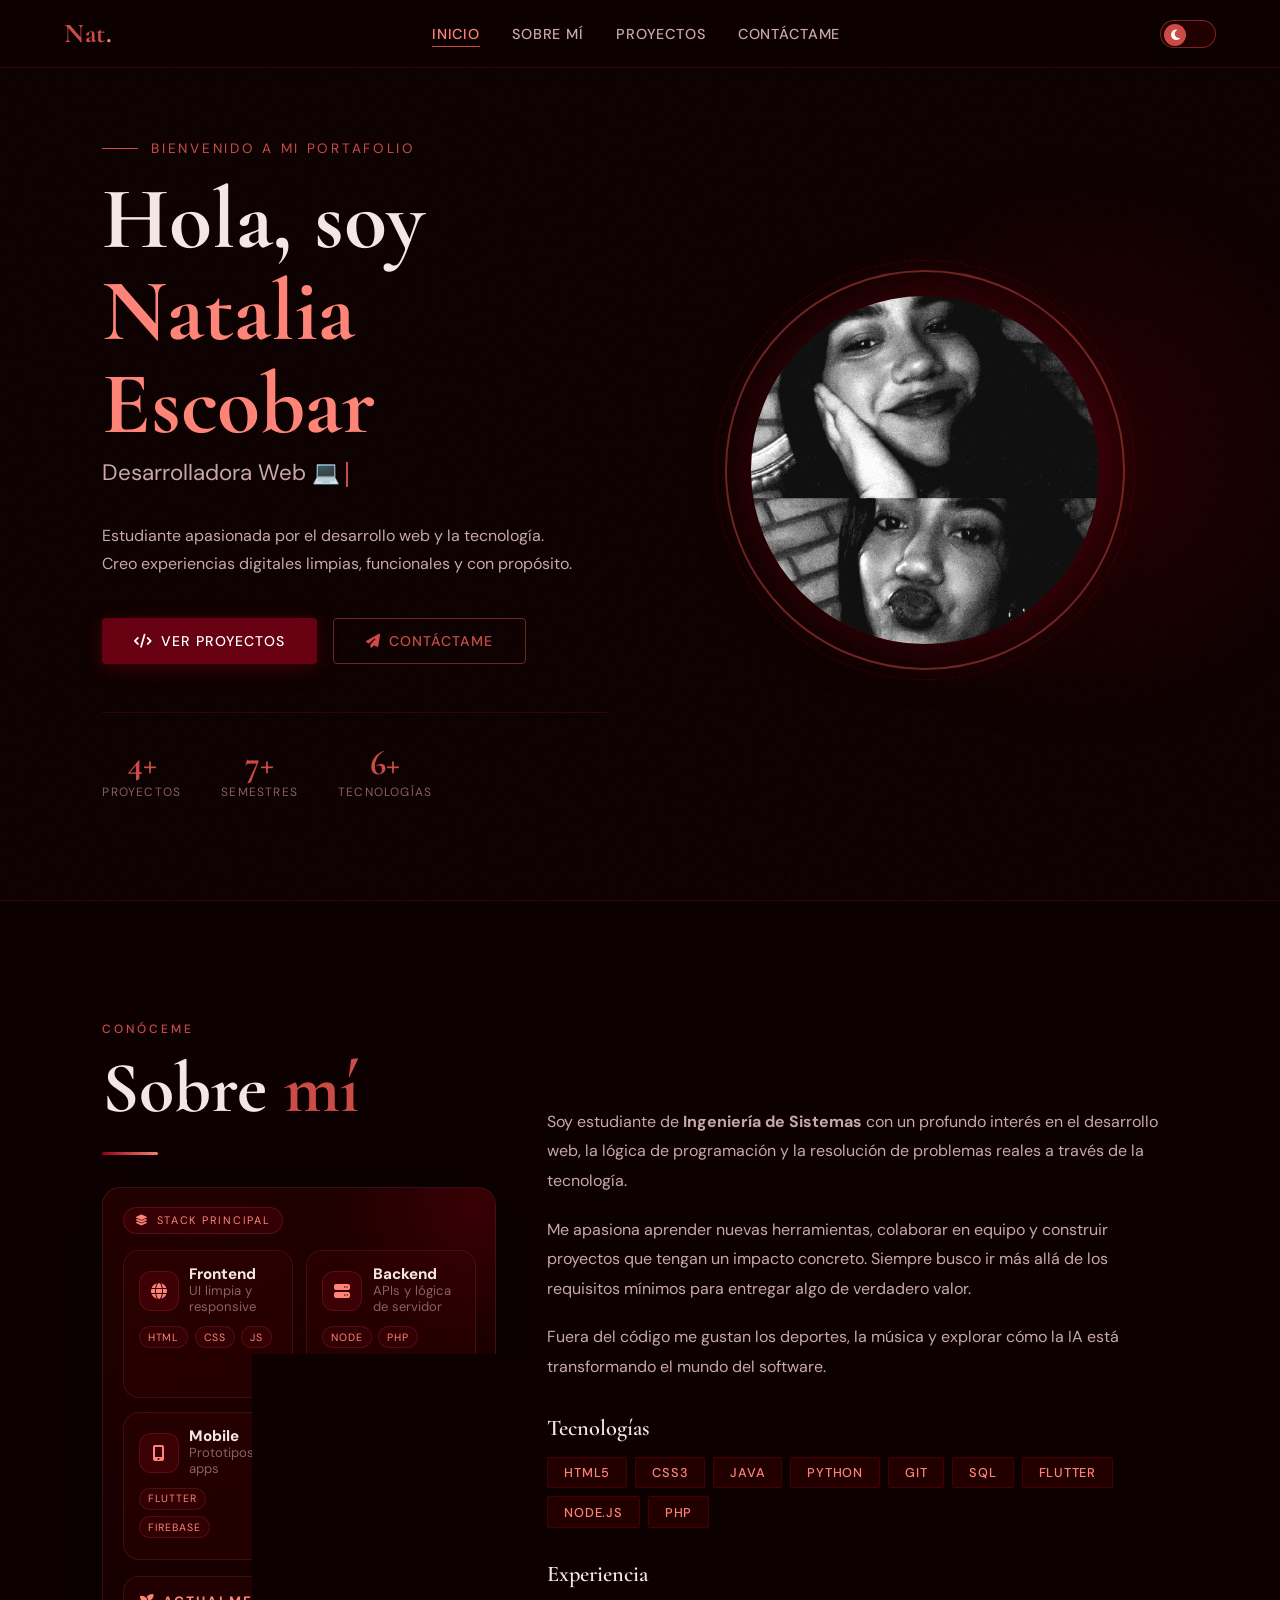
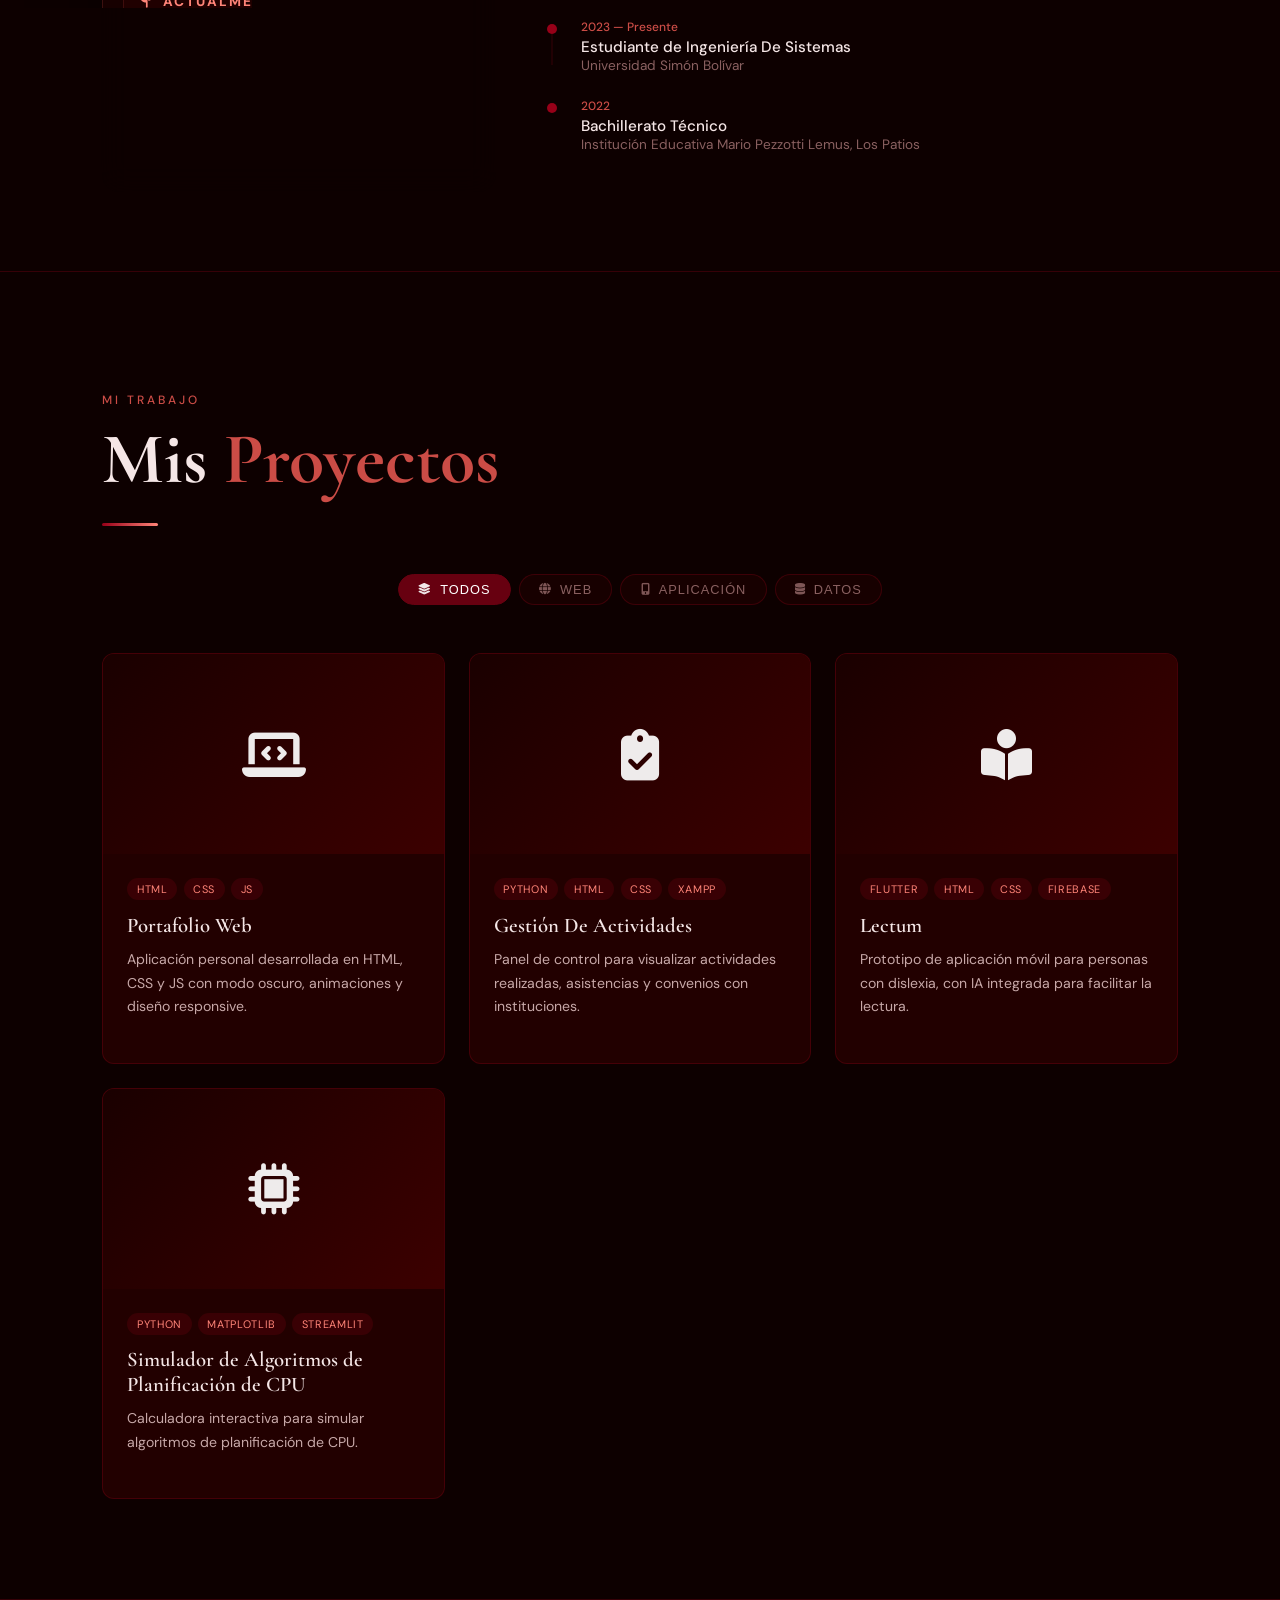
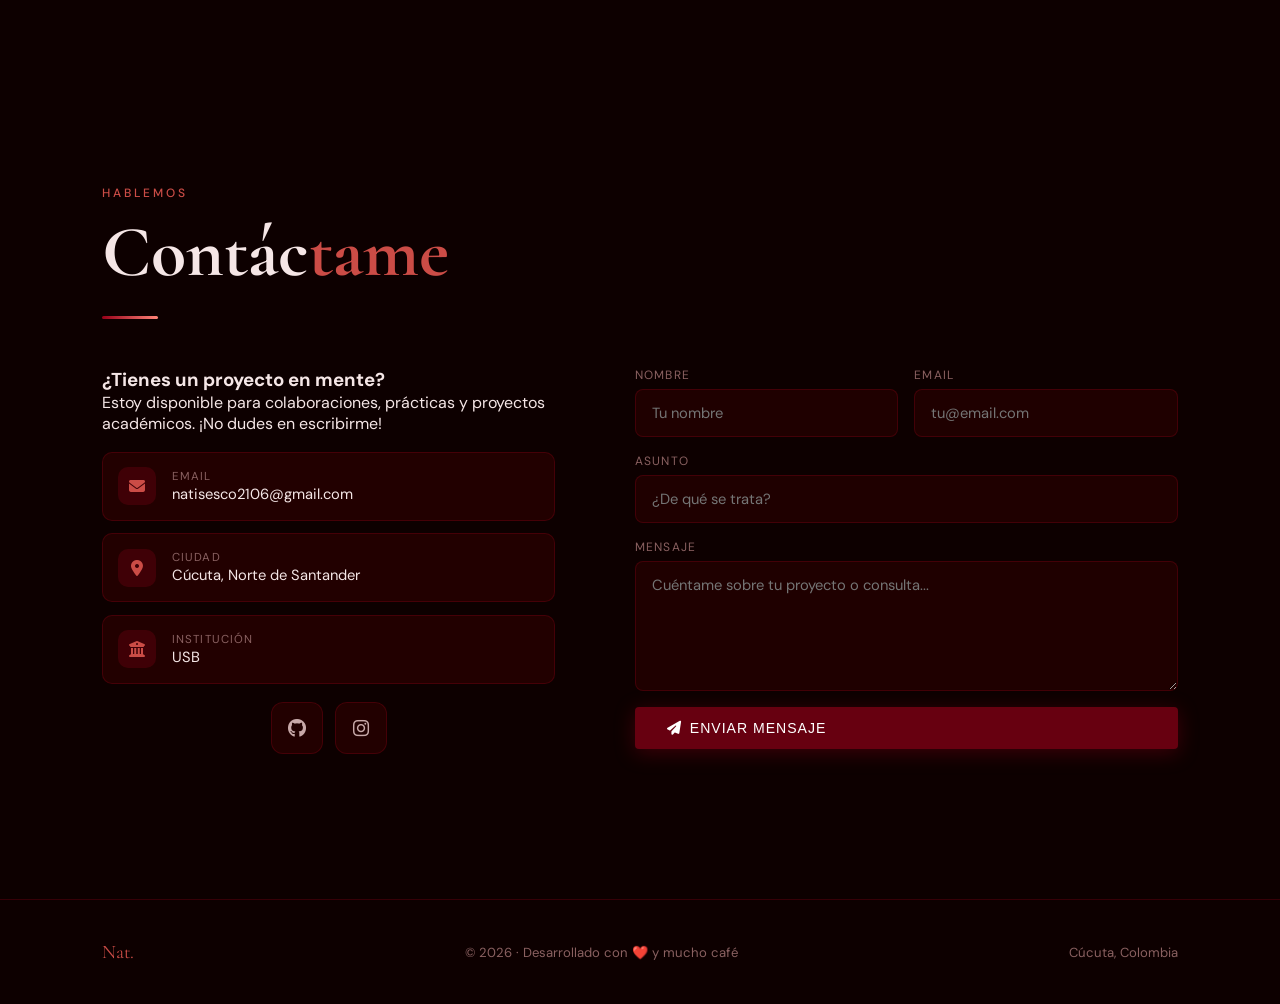
<file: index.html>
<!DOCTYPE html>
<html lang="es" data-theme="dark">
<head>
  <meta charset="UTF-8" />
  <meta name="viewport" content="width=device-width, initial-scale=1.0"/>
  <title>Mi Portafolio</title>

  <!-- SEO -->
  <meta name="keywords" content="portafolio, hoja de vida, desarrollo web, frontend, proyectos, Natalia Escobar, estudiante de sistemas, programación" />
  
  <!-- Fuentes e íconos -->
  <link href="https://fonts.googleapis.com/css2?family=Cormorant+Garamond:wght@300;400;600;700&family=DM+Sans:wght@300;400;500&display=swap" rel="stylesheet"/>
  <link rel="stylesheet" href="https://cdnjs.cloudflare.com/ajax/libs/font-awesome/6.5.0/css/all.min.css"/>

  <!-- CSS externo -->
  <link rel="stylesheet" href="main.css"/>
</head>

<body>
  <div class="progress-bar" id="progressBar"></div>

  <nav>
    <a href="#home" class="nav-logo">Nat<span>.</span></a>

    <ul class="nav-links" id="navLinks">
      <li><a href="#home" class="active">Inicio</a></li>
      <li><a href="#about">Sobre mí</a></li>
      <li><a href="#projects">Proyectos</a></li>
      <li><a href="#contact">Contáctame</a></li>
    </ul>

    <div class="nav-right">
      <button class="theme-btn" id="themeBtn" aria-label="Cambiar tema" title="Cambiar tema">
        <span class="theme-knob" aria-hidden="true">
          <i class="fa-solid fa-moon icon-moon"></i>
          <i class="fa-solid fa-sun icon-sun"></i>
        </span>
      </button>

      <button class="hamburger" id="hamburger" aria-label="Menú">
        <span></span><span></span><span></span>
      </button>
    </div>
  </nav>

  <div class="mobile-menu" id="mobileMenu">
    <a href="#home" class="mobile-link">Inicio</a>
    <a href="#about" class="mobile-link">Sobre mí</a>
    <a href="#projects" class="mobile-link">Proyectos</a>
    <a href="#contact" class="mobile-link">Contáctame</a>
  </div>

  <section id="home">
    <div class="home-bg-blob"></div>

    <div class="home-content fade-up">
      <p class="home-greeting">Bienvenido a mi portafolio</p>

      <h1 class="home-title">
        Hola, soy<br>
        <span class="name" id="studentName">Natalia Escobar</span>
      </h1>

      <p class="home-role">
        <span id="typeText"></span>
        <span id="typeIcon" aria-hidden="true"></span>
        <span class="cursor"></span>
      </p>

      <p class="home-desc">
        Estudiante apasionada por el desarrollo web y la tecnología.
        Creo experiencias digitales limpias, funcionales y con propósito.
      </p>

      <div class="btn-group">
        <a href="#projects" class="btn btn-primary"><i class="fa-solid fa-code"></i> Ver proyectos</a>
        <a href="#contact" class="btn btn-outline"><i class="fa-solid fa-paper-plane"></i> Contáctame</a>
      </div>

      <div class="stats-bar">
        <div class="stat-item"><div class="stat-num" data-target="4">0</div><div class="stat-label">Proyectos</div></div>
        <div class="stat-item"><div class="stat-num" data-target="7">0</div><div class="stat-label">Semestres</div></div>
        <div class="stat-item"><div class="stat-num" data-target="6">0</div><div class="stat-label">Tecnologías</div></div>
      </div>
    </div>

    <div class="home-avatar fade-up" style="transition-delay:0.2s">
      <div class="avatar-ring">
        <div class="avatar-inner">
          <img class="avatar-img" src="perfil.jpeg" alt="Foto de perfil" />
        </div>
      </div>
    </div>
  </section>

  <section id="about">
    <div class="section-label fade-up">Conóceme</div>
    <h2 class="section-title fade-up">Sobre <span>mí</span></h2>
    <div class="divider fade-up"></div>

    <div class="about-grid">
      <div class="about-card fade-up">
        <div class="about-badge"><i class="fa-solid fa-layer-group"></i> Stack principal</div>

        <div class="stack-ui-grid">
          <div class="stack-ui-item">
            <div class="stack-ui-top">
              <div class="stack-ui-ic"><i class="fa-solid fa-globe"></i></div>
              <div>
                <div class="stack-ui-title">Frontend</div>
                <div class="stack-ui-sub">UI limpia y responsive</div>
              </div>
            </div>
            <div class="stack-ui-tags">
              <span class="mini-pill">HTML</span>
              <span class="mini-pill">CSS</span>
              <span class="mini-pill">JS</span>
            </div>
          </div>

          <div class="stack-ui-item">
            <div class="stack-ui-top">
              <div class="stack-ui-ic"><i class="fa-solid fa-server"></i></div>
              <div>
                <div class="stack-ui-title">Backend</div>
                <div class="stack-ui-sub">APIs y lógica de servidor</div>
              </div>
            </div>
            <div class="stack-ui-tags">
              <span class="mini-pill">Node</span>
              <span class="mini-pill">PHP</span>
              <span class="mini-pill">SQL</span>
            </div>
          </div>

          <div class="stack-ui-item">
            <div class="stack-ui-top">
              <div class="stack-ui-ic"><i class="fa-solid fa-mobile-screen-button"></i></div>
              <div>
                <div class="stack-ui-title">Mobile</div>
                <div class="stack-ui-sub">Prototipos y apps</div>
              </div>
            </div>
            <div class="stack-ui-tags">
              <span class="mini-pill">Flutter</span>
              <span class="mini-pill">Firebase</span>
            </div>
          </div>

          <div class="stack-ui-item">
            <div class="stack-ui-top">
              <div class="stack-ui-ic"><i class="fa-solid fa-database"></i></div>
              <div>
                <div class="stack-ui-title">Datos</div>
                <div class="stack-ui-sub">Análisis y BD</div>
              </div>
            </div>
            <div class="stack-ui-tags">
              <span class="mini-pill">Python</span>
              <span class="mini-pill">SQL</span>
              <span class="mini-pill">Git</span>
            </div>
          </div>
        </div>

        <div class="learn-ui">
          <h4><i class="fa-solid fa-seedling"></i> Actualmente aprendiendo</h4>
          <div class="learn-chips">
            <span class="learn-chip"><i class="fa-solid fa-check"></i> Buenas prácticas</span>
            <span class="learn-chip"><i class="fa-solid fa-check"></i> Despliegue</span>
            <span class="learn-chip"><i class="fa-solid fa-check"></i> Firebase</span>
            <span class="learn-chip"><i class="fa-solid fa-check"></i> IA aplicada</span>
          </div>
        </div>

        <div class="about-actions">
          <a class="btn btn-primary" href="#projects"><i class="fa-solid fa-code"></i> Ver proyectos</a>
          <a class="btn btn-outline" href="#contact"><i class="fa-solid fa-paper-plane"></i> Contactar</a>
        </div>
      </div>

      <div class="about-text fade-up" style="transition-delay:0.15s">
        <div class="about-paragraphs">
          <p>
            Soy estudiante de <strong>Ingeniería de Sistemas</strong> con un profundo interés en
            el desarrollo web, la lógica de programación y la resolución de problemas reales a través de la tecnología.
          </p>
          <p>
            Me apasiona aprender nuevas herramientas, colaborar en equipo y construir proyectos
            que tengan un impacto concreto. Siempre busco ir más allá de los requisitos mínimos
            para entregar algo de verdadero valor.
          </p>
          <p>
            Fuera del código me gustan los deportes, la música y explorar cómo la IA está
            transformando el mundo del software.
          </p>
        </div>

        <div class="skills-title">Tecnologías</div>
        <div class="skills-grid">
          <span class="skill-tag">HTML5</span>
          <span class="skill-tag">CSS3</span>
          <span class="skill-tag">Java</span>
          <span class="skill-tag">Python</span>
          <span class="skill-tag">Git</span>
          <span class="skill-tag">SQL</span>
          <span class="skill-tag">Flutter</span>
          <span class="skill-tag">Node.js</span>
          <span class="skill-tag">PHP</span>
        </div>

        <div class="skills-title" style="margin-top:2rem">Experiencia</div>
        <div class="timeline">
          <div class="tl-item">
            <div class="tl-dot"></div>
            <div>
              <div class="tl-year">2023 — Presente</div>
              <div class="tl-role">Estudiante de Ingeniería De Sistemas</div>
              <div class="tl-place">Universidad Simón Bolívar</div>
            </div>
          </div>
          <div class="tl-item">
            <div class="tl-dot"></div>
            <div>
              <div class="tl-year">2022</div>
              <div class="tl-role">Bachillerato Técnico</div>
              <div class="tl-place">Institución Educativa Mario Pezzotti Lemus, Los Patios</div>
            </div>
          </div>
        </div>
      </div>
    </div>
  </section>

  <section id="projects">
    <div class="section-label fade-up">Mi trabajo</div>
    <h2 class="section-title fade-up">Mis <span>Proyectos</span></h2>
    <div class="divider fade-up"></div>

    <div class="projects-filter fade-up">
      <button class="filter-btn active" data-filter="all"><i class="fa-solid fa-layer-group"></i>Todos</button>
      <button class="filter-btn" data-filter="web"><i class="fa-solid fa-globe"></i>Web</button>
      <button class="filter-btn" data-filter="app"><i class="fa-solid fa-mobile-screen-button"></i>Aplicación</button>
      <button class="filter-btn" data-filter="data"><i class="fa-solid fa-database"></i>Datos</button>
    </div>

    <div class="projects-grid" id="projectsGrid"></div>
  </section>

  <section id="contact">
    <div class="section-label fade-up">Hablemos</div>
    <h2 class="section-title fade-up">Contác<span>tame</span></h2>
    <div class="divider fade-up"></div>

    <div class="contact-grid">
      <div class="fade-up">
        <h3>¿Tienes un proyecto en mente?</h3>
        <p>Estoy disponible para colaboraciones, prácticas y proyectos académicos. ¡No dudes en escribirme!</p>

        <div class="contact-item">
          <div class="contact-icon"><i class="fa-solid fa-envelope"></i></div>
          <div>
            <div class="contact-item-label">Email</div>
            <div class="contact-item-value">natisesco2106@gmail.com</div>
          </div>
        </div>

        <div class="contact-item">
          <div class="contact-icon"><i class="fa-solid fa-location-dot"></i></div>
          <div>
            <div class="contact-item-label">Ciudad</div>
            <div class="contact-item-value">Cúcuta, Norte de Santander</div>
          </div>
        </div>

        <div class="contact-item">
          <div class="contact-icon"><i class="fa-solid fa-building-columns"></i></div>
          <div>
            <div class="contact-item-label">Institución</div>
            <div class="contact-item-value">USB</div>
          </div>
        </div>

        <div class="socials">
          <a href="https://github.com/heilyE" class="social-link" title="GitHub" aria-label="GitHub" target="_blank" rel="noopener noreferrer">
            <i class="fa-brands fa-github"></i>
          </a>
          <a href="https://www.instagram.com/heiilyyescobarr_/" class="social-link" title="Instagram" aria-label="Instagram" target="_blank" rel="noopener noreferrer">
            <i class="fa-brands fa-instagram"></i>
          </a>
        </div>
      </div>

      <div class="fade-up" style="transition-delay:0.15s">
        <form class="contact-form" id="contactForm" novalidate>
          <div class="form-row">
            <div class="form-group">
              <label for="fname">Nombre</label>
              <input type="text" id="fname" placeholder="Tu nombre" required />
            </div>
            <div class="form-group">
              <label for="femail">Email</label>
              <input type="email" id="femail" placeholder="tu@email.com" required />
            </div>
          </div>

          <div class="form-group">
            <label for="fsubject">Asunto</label>
            <input type="text" id="fsubject" placeholder="¿De qué se trata?" required />
          </div>

          <div class="form-group">
            <label for="fmsg">Mensaje</label>
            <textarea id="fmsg" placeholder="Cuéntame sobre tu proyecto o consulta..." required></textarea>
          </div>

          <button type="submit" class="btn btn-primary form-submit">
            <i class="fa-solid fa-paper-plane"></i> Enviar mensaje
          </button>

          <div class="form-success" id="formSuccess">
            <i class="fa-solid fa-circle-check"></i> ¡Mensaje enviado! Te responderé pronto.
          </div>
        </form>
      </div>
    </div>
  </section>

  <footer>
    <div class="footer-logo">Nat.</div>
    <p>© 2026 · Desarrollado con ❤️ y mucho café</p>
    <p>Cúcuta, Colombia</p>
  </footer>

  <button class="back-top" id="backTop" onclick="window.scrollTo({top:0,behavior:'smooth'})">
    <i class="fa-solid fa-arrow-up"></i>
  </button>

  <!-- JS externo -->
  <script src="app.js"></script>
</body>
</html>
</file>
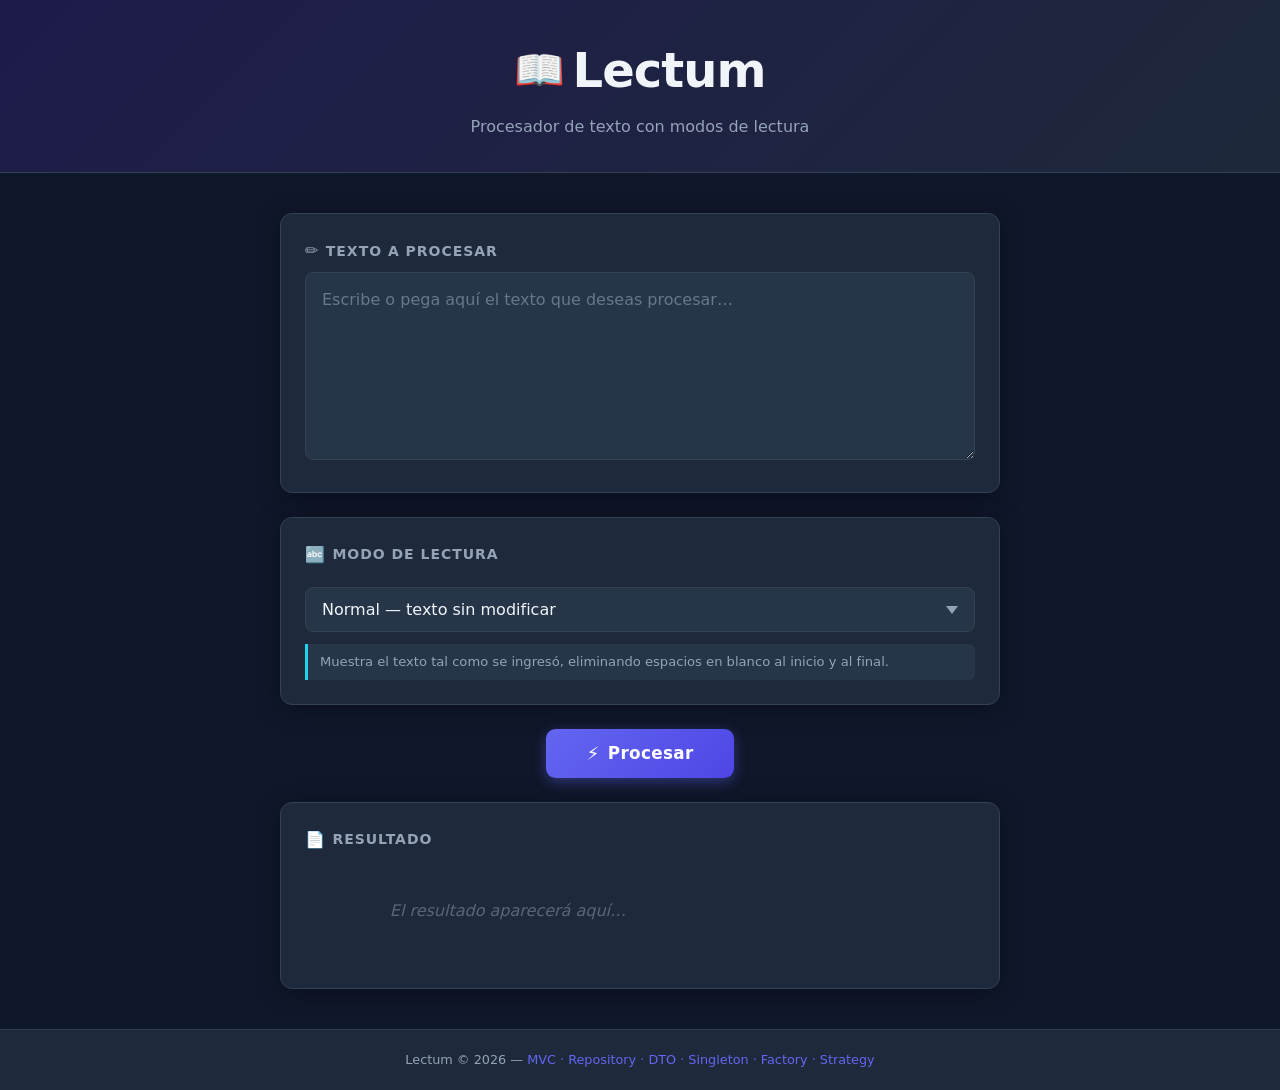
<file: lectum/index.html>
<!DOCTYPE html>
<html lang="es">
<head>
  <meta charset="UTF-8" />
  <meta name="viewport" content="width=device-width, initial-scale=1.0" />
  <title>Lectum — Procesador de Texto Inteligente</title>
  <meta name="description" content="Lectum: aplicación web de lectura con modos normal, espaciado y mayúsculas. Arquitectura MVC + Repository + DTO + Singleton + Factory + Strategy." />
  <link rel="stylesheet" href="assets/css/estilos.css" />
</head>
<body>

  <!-- ════════════════════════════════════════════
       ENCABEZADO
  ═════════════════════════════════════════════ -->
  <header class="encabezado">
    <div class="encabezado__contenido">
      <h1 class="encabezado__titulo">
        <span class="encabezado__icono" aria-hidden="true">📖</span>
        Lectum
      </h1>
      <p class="encabezado__subtitulo">Procesador de texto con modos de lectura</p>
    </div>
  </header>

  <!-- ════════════════════════════════════════════
       CONTENIDO PRINCIPAL
  ═════════════════════════════════════════════ -->
  <main class="contenedor" role="main">

    <!-- Entrada de texto -->
    <section class="tarjeta" aria-labelledby="etiqueta-entrada">
      <label class="etiqueta" id="etiqueta-entrada" for="entradaTexto">
        <span class="etiqueta__icono" aria-hidden="true">✏️</span>
        Texto a procesar
      </label>
      <textarea
        id="entradaTexto"
        class="entrada-texto"
        placeholder="Escribe o pega aquí el texto que deseas procesar…"
        rows="6"
        aria-label="Área de entrada de texto"
        spellcheck="true"
      ></textarea>
    </section>

    <!-- Selector de modo de lectura -->
    <section class="tarjeta tarjeta--modo" aria-labelledby="etiqueta-modo">
      <label class="etiqueta" id="etiqueta-modo" for="selectorModo">
        <span class="etiqueta__icono" aria-hidden="true">🔤</span>
        Modo de lectura
      </label>
      <select id="selectorModo" class="selector-modo" aria-label="Selecciona el modo de lectura">
        <option value="normal">Normal — texto sin modificar</option>
        <option value="espaciado">Espaciado — letras separadas</option>
        <option value="mayusculas">Mayúsculas — todo en caja alta</option>
      </select>

      <!-- Descripción del modo seleccionado -->
      <div class="modo-descripcion" id="modoDescripcion" aria-live="polite">
        Muestra el texto tal como se ingresó, eliminando espacios en blanco al inicio y al final.
      </div>
    </section>

    <!-- Botón de acción -->
    <section class="seccion-accion">
      <button id="btnProcesar" class="btn-procesar" type="button" aria-label="Procesar texto">
        <span class="btn-procesar__icono" aria-hidden="true">⚡</span>
        Procesar
      </button>
    </section>

    <!-- Área de salida -->
    <section class="tarjeta tarjeta--salida" aria-labelledby="etiqueta-salida">
      <h2 class="etiqueta" id="etiqueta-salida">
        <span class="etiqueta__icono" aria-hidden="true">📄</span>
        Resultado
      </h2>
      <div
        id="salidaTexto"
        class="salida-texto"
        role="region"
        aria-live="polite"
        aria-label="Área de resultado del procesamiento"
      >
        <span class="salida-texto__placeholder">El resultado aparecerá aquí…</span>
      </div>
    </section>

  </main>

  <!-- ════════════════════════════════════════════
       PIE DE PÁGINA
  ═════════════════════════════════════════════ -->
  <footer class="pie">
    <p class="pie__texto">
      Lectum &copy; 2026 &mdash;
      <span class="pie__patrones">MVC · Repository · DTO · Singleton · Factory · Strategy</span>
    </p>
  </footer>

  <!-- Módulo principal: type="module" habilita ES Modules -->
  <script type="module" src="src/main.js"></script>

  <!-- Script auxiliar (sin módulo) para actualizar la descripción del modo en la UI -->
  <script>
    document.addEventListener('DOMContentLoaded', function () {
      var selector     = document.getElementById('selectorModo');
      var descripcion  = document.getElementById('modoDescripcion');
      var descripciones = {
        normal:      'Muestra el texto tal como se ingresó, eliminando espacios en blanco al inicio y al final.',
        espaciado:   'Separa cada letra con un espacio tenue para facilitar la lectura lenta.',
        mayusculas:  'Convierte todo el texto a mayúsculas para una lectura destacada.',
      };

      function actualizarDescripcion() {
        descripcion.textContent = descripciones[selector.value] || '';
      }

      selector.addEventListener('change', actualizarDescripcion);
    });
  </script>

</body>
</html>
</file>
<file: main.css>
/* =========================================================
   SECCIÓN: Variables / Tema
   ========================================================= */
:root {
  --clr-900: #1a0000;
  --clr-800: #3c0000;
  --clr-700: #670010;
  --clr-600: #960018;
  --clr-400: #cb4c46;
  --clr-200: #ff8478;

  --accent: var(--clr-600);
  --accent-light: var(--clr-400);
  --accent-glow: rgba(150,0,24,0.35);

  --bg: #0d0000;
  --bg-card: rgba(60,0,0,0.45);
  --bg-card-hover: rgba(103,0,16,0.55);

  --text-primary: #f5e6e6;
  --text-secondary: #c8a8a8;
  --text-muted: #8a6060;

  --nav-bg: rgba(13,0,0,0.85);
  --border: rgba(150,0,24,0.3);
  --border-strong: rgba(203,76,70,0.5);

  --input-bg: rgba(60,0,0,0.4);
  --shadow: 0 8px 40px rgba(0,0,0,0.6);

  /* Control fino: sube SOLO los párrafos del About */
  --about-paragraphs-offset: -80px;
}

[data-theme="light"] {
  --bg: #fff7f9;
  --bg-card: rgba(255, 255, 255, 0.72);
  --bg-card-hover: rgba(255, 255, 255, 0.9);

  --text-primary: #1a0000;
  --text-secondary: rgba(26,0,0,0.70);
  --text-muted: rgba(26,0,0,0.48);

  --nav-bg: rgba(255, 247, 249, 0.78);
  --border: rgba(150,0,24,0.14);
  --border-strong: rgba(150,0,24,0.24);

  --input-bg: rgba(255, 255, 255, 0.8);
  --shadow: 0 18px 70px rgba(150,0,24,0.12);

  --accent-glow: rgba(150,0,24,0.16);
}

/* =========================================================
   SECCIÓN: Reset / Base (anti-desbordes)
   ========================================================= */
*, *::before, *::after { box-sizing: border-box; margin: 0; padding: 0; }
html { scroll-behavior: smooth; overflow-x: hidden; }
body {
  font-family: 'DM Sans', sans-serif;
  background: var(--bg);
  color: var(--text-primary);
  min-height: 100vh;
  transition: background 0.4s, color 0.4s;
  overflow-x: hidden;
}

/* Si algo intenta salirse, esto ayuda muchísimo */
img, svg, video, canvas { max-width: 100%; height: auto; }

body::before {
  content: '';
  position: fixed; inset: 0;
  background-image: url("data:image/svg+xml,%3Csvg viewBox='0 0 200 200' xmlns='http://www.w3.org/2000/svg'%3E%3Cfilter id='n'%3E%3CfeTurbulence type='fractalNoise' baseFrequency='0.9' numOctaves='4' stitchTiles='stitch'/%3E%3C/filter%3E%3Crect width='100%25' height='100%25' filter='url(%23n)' opacity='0.04'/%3E%3C/svg%3E");
  pointer-events: none; z-index: 0; opacity: 0.4;
}

[data-theme="light"] body::after{
  content:'';
  position: fixed;
  inset: 0;
  z-index: 0;
  pointer-events: none;
  background:
    radial-gradient(1200px 700px at 15% 20%, rgba(203,76,70,0.10), transparent 55%),
    radial-gradient(900px 600px at 80% 15%, rgba(255,132,120,0.14), transparent 50%),
    radial-gradient(700px 520px at 70% 85%, rgba(150,0,24,0.08), transparent 55%);
  opacity: 1;
}

/* =========================================================
   SECCIÓN: Navbar
   ========================================================= */
nav {
  position: fixed; top: 0; left: 0; right: 0; z-index: 1000;
  display: flex; align-items: center; justify-content: space-between;
  padding: 0 5vw;
  height: 68px;
  background: var(--nav-bg);
  backdrop-filter: blur(18px);
  border-bottom: 1px solid var(--border);
  transition: background 0.4s, border 0.4s;
}

[data-theme="light"] nav{
  box-shadow: 0 10px 30px rgba(150,0,24,0.08);
}

.nav-logo {
  font-family: 'Cormorant Garamond', serif;
  font-size: 1.7rem; font-weight: 700;
  color: var(--clr-400);
  letter-spacing: 0.02em;
  text-decoration: none;
  flex-shrink: 0;
}
.nav-logo span { color: var(--clr-200); }

.nav-links {
  display: flex; align-items: center; gap: 2rem;
  list-style: none;
}

.nav-links a {
  font-size: 0.9rem; font-weight: 500;
  text-decoration: none;
  color: var(--text-secondary);
  letter-spacing: 0.06em; text-transform: uppercase;
  position: relative; padding-bottom: 4px;
  transition: color 0.25s;
}
.nav-links a::after {
  content: ''; position: absolute; bottom: 0; left: 0;
  width: 0; height: 1.5px;
  background: var(--clr-400);
  transition: width 0.3s;
}
.nav-links a:hover, .nav-links a.active { color: var(--clr-200); }
[data-theme="light"] .nav-links a:hover,
[data-theme="light"] .nav-links a.active { color: var(--clr-600); }
.nav-links a:hover::after, .nav-links a.active::after { width: 100%; }

.nav-right { display: flex; align-items: center; gap: 0.75rem; flex-shrink: 0; }

/* =========================================================
   SECCIÓN: Theme switch (sol/luna dentro)
   ========================================================= */
.theme-btn {
  width: 56px; height: 28px;
  border-radius: 50px;
  border: 1px solid var(--border-strong);
  background: var(--bg-card);
  cursor: pointer;
  position: relative;
  transition: background 0.3s, border 0.3s;
  padding: 0;
  flex-shrink: 0;
}

.theme-knob{
  position: absolute;
  top: 3px; left: 3px;
  width: 22px; height: 22px;
  border-radius: 999px;
  background: var(--clr-400);
  display: grid;
  place-items: center;
  transition: transform 0.3s, background 0.3s;
  box-shadow: 0 6px 18px rgba(0,0,0,0.25);
}

[data-theme="light"] .theme-knob{
  transform: translateX(28px);
  background: var(--clr-700);
}

.theme-knob i{
  font-size: 12px;
  line-height: 1;
  pointer-events: none;
  color: #fff;
}
.theme-knob .icon-sun{ display: none; }
.theme-knob .icon-moon{ display: inline-block; }
[data-theme="light"] .theme-knob .icon-sun{ display: inline-block; }
[data-theme="light"] .theme-knob .icon-moon{ display: none; }

/* =========================================================
   SECCIÓN: Hamburger + Mobile menu
   ========================================================= */
.hamburger {
  display: none;
  flex-direction: column;
  gap: 5px;
  cursor: pointer;
  background: transparent;
  border: none;
  padding: 6px;
  border-radius: 10px;
  flex-shrink: 0;
  z-index: 1100;
}
.hamburger span {
  display: block;
  width: 26px;
  height: 2px;
  background: var(--clr-400);
  border-radius: 2px;
  transition: all 0.3s;
}
.hamburger.open span:nth-child(1) { transform: translateY(7px) rotate(45deg); }
.hamburger.open span:nth-child(2) { opacity: 0; }
.hamburger.open span:nth-child(3) { transform: translateY(-7px) rotate(-45deg); }

.mobile-menu {
  display: none;
  position: fixed; inset: 0; top: 68px;
  background: var(--nav-bg);
  backdrop-filter: blur(20px);
  flex-direction: column;
  align-items: center;
  justify-content: center;
  gap: 2.5rem;
  z-index: 999;
}
.mobile-menu.open { display: flex; }
.mobile-menu a {
  font-family: 'Cormorant Garamond', serif;
  font-size: 2.2rem; font-weight: 600;
  text-decoration: none;
  color: var(--text-primary);
  transition: color 0.2s;
}
.mobile-menu a:hover { color: var(--clr-200); }

/* =========================================================
   SECCIÓN: Secciones base
   ========================================================= */
section {
  position: relative; z-index: 1;
  min-height: 100vh;
  padding: 120px 8vw 80px;
  display: flex;
  flex-direction: column;
  justify-content: center;
}
section:not(#home) { border-top: 1px solid var(--border); }

.section-label {
  font-size: 0.75rem; font-weight: 500;
  letter-spacing: 0.25em; text-transform: uppercase;
  color: var(--clr-400); margin-bottom: 0.8rem;
}
.section-title {
  font-family: 'Cormorant Garamond', serif;
  font-size: clamp(2.4rem, 6vw, 4.5rem);
  font-weight: 700; line-height: 1.08;
  color: var(--text-primary);
  margin-bottom: 1.5rem;
}
.section-title span { color: var(--clr-400); }
.divider {
  width: 56px; height: 3px;
  background: linear-gradient(90deg, var(--clr-600), var(--clr-200));
  border-radius: 2px; margin-bottom: 3rem;
}

/* =========================================================
   SECCIÓN: HOME
   ========================================================= */
#home {
  min-height: 100vh;
  display: grid;
  grid-template-columns: 1fr 1fr;
  align-items: center;
  gap: 4rem;
  min-width: 0;
}

.home-bg-blob {
  position: absolute;
  width: 600px; height: 600px;
  border-radius: 50%;
  background: radial-gradient(circle, rgba(150,0,24,0.18) 0%, transparent 70%);
  right: -100px; top: 50%; transform: translateY(-50%);
  pointer-events: none;
}

.home-content { position: relative; z-index: 2; min-width: 0; }

.home-greeting {
  font-size: 0.85rem;
  letter-spacing: 0.2em;
  text-transform: uppercase;
  color: var(--clr-400);
  margin-bottom: 1rem;
  display: flex;
  align-items: center;
  gap: 0.8rem;
}
.home-greeting::before {
  content: '';
  display: block;
  width: 36px;
  height: 1.5px;
  background: var(--clr-400);
  flex-shrink: 0;
}

.home-title {
  font-family: 'Cormorant Garamond', serif;
  font-size: clamp(3rem, 7vw, 5.5rem);
  font-weight: 700;
  line-height: 1.05;
  color: var(--text-primary);
  margin-bottom: 0.5rem;
}
.home-title .name { color: var(--clr-200); display: block; }

.home-role {
  font-size: clamp(1rem, 2.5vw, 1.4rem);
  color: var(--text-secondary);
  margin-bottom: 2rem;
  min-height: 2rem;
}

#typeIcon { opacity: 0.95; }
.cursor {
  display: inline-block;
  width: 2px;
  height: 1.1em;
  background: var(--clr-400);
  vertical-align: middle;
  animation: blink 1s step-end infinite;
}
@keyframes blink { 50% { opacity: 0; } }

.home-desc {
  font-size: 1rem;
  line-height: 1.75;
  color: var(--text-secondary);
  max-width: 480px;
  margin-bottom: 2.5rem;
}

.btn-group { display: flex; gap: 1rem; flex-wrap: wrap; }

.btn {
  display: inline-flex; align-items: center; gap: 0.5rem;
  padding: 0.8rem 2rem;
  border-radius: 4px;
  font-size: 0.88rem;
  font-weight: 500;
  letter-spacing: 0.07em;
  text-transform: uppercase;
  text-decoration: none;
  cursor: pointer;
  border: none;
  transition: all 0.25s;
}
.btn-primary {
  background: var(--clr-700);
  color: #fff;
  box-shadow: 0 4px 20px var(--accent-glow);
}
.btn-primary:hover {
  background: var(--clr-600);
  transform: translateY(-2px);
  box-shadow: 0 8px 30px var(--accent-glow);
}
.btn-outline {
  background: transparent;
  color: var(--clr-400);
  border: 1.5px solid var(--border-strong);
}
.btn-outline:hover {
  background: var(--bg-card);
  border-color: var(--clr-400);
  transform: translateY(-2px);
}

.home-avatar {
  display: flex;
  justify-content: center;
  align-items: center;
  position: relative;
  z-index: 2;
  min-width: 0;
}

.avatar-ring {
  width: clamp(260px, 35vw, 400px);
  height: clamp(260px, 35vw, 400px);
  border-radius: 50%;
  border: 2px solid var(--border-strong);
  display: flex;
  align-items: center;
  justify-content: center;
  position: relative;
  animation: spin-slow 20s linear infinite;
}
@keyframes spin-slow { to { transform: rotate(360deg); } }

.avatar-ring::before {
  content: '';
  position: absolute;
  inset: -12px;
  border-radius: 50%;
  border: 1px dashed var(--border);
}

.avatar-inner {
  width: 88%; height: 88%;
  border-radius: 50%;
  background: linear-gradient(135deg, var(--clr-800) 0%, var(--clr-700) 100%);
  display: flex;
  align-items: center;
  justify-content: center;
  animation: spin-slow 20s linear infinite reverse;
  box-shadow: 0 0 60px var(--accent-glow);
  overflow: hidden;
}

.avatar-img{
  width: 100%;
  height: 100%;
  object-fit: cover;
  object-position: 50% 45%;
  transform: scale(1.25);
}

.stats-bar {
  display: flex;
  gap: 2.5rem;
  margin-top: 3rem;
  padding-top: 2rem;
  border-top: 1px solid var(--border);
  flex-wrap: wrap;
}
.stat-item { text-align: center; }
.stat-num {
  font-family: 'Cormorant Garamond', serif;
  font-size: 2.2rem;
  font-weight: 700;
  color: var(--clr-400);
  line-height: 1;
}
.stat-label {
  font-size: 0.75rem;
  color: var(--text-muted);
  text-transform: uppercase;
  letter-spacing: 0.1em;
  margin-top: 4px;
}

/* =========================================================
   SECCIÓN: ABOUT
   ========================================================= */
#about .divider { margin-bottom: 2rem; }

#about .about-grid{
  display: grid;
  grid-template-columns: 1fr 1.6fr;
  gap: 3.2rem;
  align-items: start;
  min-width: 0;
}

.about-text{ align-self: start; max-width: 740px; min-width: 0; }
.about-text p { font-size: 1rem; line-height: 1.85; color: var(--text-secondary); margin-bottom: 1.2rem; }

.about-paragraphs{ margin-top: var(--about-paragraphs-offset); }

.skills-title {
  font-family: 'Cormorant Garamond', serif;
  font-size: 1.4rem; font-weight: 600;
  color: var(--text-primary); margin: 2rem 0 1rem;
}

.skills-grid { display: flex; flex-wrap: wrap; gap: 0.5rem; }
.skill-tag {
  padding: 0.4rem 1rem; border-radius: 2px;
  font-size: 0.8rem; font-weight: 500; letter-spacing: 0.06em;
  background: var(--bg-card); border: 1px solid var(--border);
  color: var(--clr-200); text-transform: uppercase;
  transition: all 0.25s;
}
[data-theme="light"] .skill-tag{
  color: var(--clr-700);
  background: rgba(255,255,255,0.70);
  border-color: rgba(150,0,24,0.14);
}
.skill-tag:hover { background: var(--clr-700); border-color: var(--clr-600); transform: translateY(-2px); color: #fff; }

.timeline { margin-top: 2rem; }
.tl-item { display: flex; gap: 1.5rem; margin-bottom: 1.5rem; min-width: 0; }
.tl-dot { flex-shrink: 0; width: 10px; height: 10px; border-radius: 50%; background: var(--clr-600); margin-top: 5px; position: relative; }
.tl-dot::after { content: ''; position: absolute; top: 10px; left: 50%; transform: translateX(-50%); width: 1px; height: calc(100% + 1rem + 5px); background: var(--border); }
.tl-item:last-child .tl-dot::after { display: none; }
.tl-year { font-size: 0.75rem; color: var(--clr-400); font-weight: 500; margin-bottom: 2px; }
.tl-role { font-size: 0.95rem; color: var(--text-primary); font-weight: 500; }
.tl-place { font-size: 0.85rem; color: var(--text-muted); }

.about-card{
  background: linear-gradient(160deg, rgba(60,0,0,0.45), rgba(26,0,0,0.22));
  border: 1px solid rgba(203,76,70,0.22);
  border-radius: 18px;
  padding: 1.2rem;
  box-shadow: 0 18px 70px rgba(0,0,0,0.45);
  position: sticky;
  top: 96px;
  overflow: hidden;
  backdrop-filter: blur(14px);
  min-width: 0;
}
[data-theme="light"] .about-card{
  background: rgba(255, 240, 245, 0.68);
  border: 1px solid rgba(150,0,24,0.18);
  box-shadow: 0 22px 70px rgba(150,0,24,0.16);
}

.about-card::before{
  content:'';
  position:absolute;
  inset:-140px -140px auto auto;
  width: 320px;
  height: 320px;
  border-radius: 50%;
  background: radial-gradient(circle, rgba(150,0,24,0.22), transparent 62%);
  pointer-events:none;
}
[data-theme="light"] .about-card::before{
  background: radial-gradient(circle, rgba(150,0,24,0.14), transparent 62%);
}

.about-badge{
  position: relative;
  display: inline-flex;
  align-items: center;
  gap: 0.5rem;
  font-size: 0.68rem;
  letter-spacing: 0.16em;
  text-transform: uppercase;
  color: var(--clr-200);
  background: rgba(150,0,24,0.18);
  border: 1px solid rgba(203,76,70,0.22);
  padding: 0.35rem 0.7rem;
  border-radius: 999px;
  margin-bottom: 1rem;
}
[data-theme="light"] .about-badge{
  color: var(--clr-700);
  background: rgba(150,0,24,0.10);
  border-color: rgba(150,0,24,0.18);
}

.stack-ui-grid{
  position: relative;
  display: grid;
  grid-template-columns: 1fr 1fr;
  gap: 0.85rem;
  margin-bottom: 1rem;
  min-width: 0;
}

.stack-ui-item{
  border: 1px solid rgba(203,76,70,0.18);
  background: rgba(60,0,0,0.32);
  border-radius: 16px;
  padding: 0.95rem;
  transition: all 0.25s;
  min-height: 112px;
  display: grid;
  grid-template-rows: auto auto 1fr;
  gap: 0.35rem;
  min-width: 0;
}
.stack-ui-item:hover{
  transform: translateY(-2px);
  border-color: rgba(203,76,70,0.35);
  background: rgba(103,0,16,0.32);
}

[data-theme="light"] .stack-ui-item{
  background: rgba(255,255,255,0.72);
  border-color: rgba(150,0,24,0.14);
  box-shadow: 0 12px 26px rgba(150,0,24,0.10);
}

.stack-ui-top{ display: flex; align-items: center; gap: 0.65rem; min-width: 0; }
.stack-ui-ic{
  width: 40px; height: 40px; border-radius: 12px;
  display: grid; place-items: center;
  background: rgba(150,0,24,0.2);
  border: 1px solid rgba(203,76,70,0.2);
  color: var(--clr-200);
  flex-shrink: 0;
}

.stack-ui-title{ font-weight: 800; color: var(--text-primary); font-size: 0.95rem; line-height: 1.1; }
.stack-ui-sub{ font-size: 0.82rem; color: var(--text-muted); line-height: 1.25; }

.stack-ui-tags{ display: flex; flex-wrap: wrap; gap: 0.4rem; margin-top: 0.3rem; min-width: 0; }
.mini-pill{
  font-size: 0.66rem;
  padding: 0.22rem 0.5rem;
  border-radius: 999px;
  border: 1px solid rgba(203,76,70,0.18);
  background: rgba(150,0,24,0.12);
  color: var(--clr-200);
  letter-spacing: 0.08em;
  text-transform: uppercase;
  white-space: nowrap;
}

.learn-ui{
  position: relative;
  border: 1px solid rgba(203,76,70,0.18);
  background: rgba(60,0,0,0.28);
  border-radius: 16px;
  padding: 1rem;
  margin-top: 0.2rem;
  min-width: 0;
}
.learn-ui h4{
  font-size: 0.85rem;
  letter-spacing: 0.14em;
  text-transform: uppercase;
  color: var(--clr-200);
  margin-bottom: 0.7rem;
  display: flex;
  align-items: center;
  gap: 0.5rem;
  min-width: 0;
}
.learn-chips{ display: flex; flex-wrap: wrap; gap: 0.5rem; min-width: 0; }
.learn-chip{
  display: inline-flex; align-items: center; gap: 0.45rem;
  padding: 0.45rem 0.65rem;
  border-radius: 999px;
  border: 1px solid rgba(203,76,70,0.2);
  background: rgba(150,0,24,0.12);
  color: var(--text-secondary);
  font-size: 0.82rem;
  min-width: 0;
}

.about-actions{
  position: relative;
  display: grid;
  grid-template-columns: 1fr 1fr;
  gap: 0.75rem;
  margin-top: 1rem;
  min-width: 0;
}
.about-actions .btn{
  width: 100%;
  justify-content: center;
  padding: 0.75rem 1rem;
  border-radius: 12px;
  font-size: 0.78rem;
  letter-spacing: 0.1em;
}

/* =========================================================
   SECCIÓN: PROJECTS
   ========================================================= */
#projects { min-height: auto; padding-bottom: 100px; }

.projects-filter {
  display: flex;
  gap: 0.5rem;
  flex-wrap: wrap;
  margin-bottom: 3rem;
  justify-content: center;
  min-width: 0;
}

.filter-btn {
  padding: 0.45rem 1.2rem;
  border-radius: 999px;
  border: 1px solid var(--border);
  background: rgba(60,0,0,0.22);
  color: var(--text-muted);
  font-size: 0.8rem;
  letter-spacing: 0.08em;
  text-transform: uppercase;
  cursor: pointer;
  transition: all 0.25s;
  display: inline-flex;
  align-items: center;
}
.filter-btn i{ margin-right: 0.5rem; font-size: 0.9em; opacity: 0.9; }
.filter-btn.active, .filter-btn:hover { background: var(--clr-700); color: #fff; border-color: var(--clr-700); }

/* minmax(260px...) evita overflow en pantallas pequeñas con padding */
.projects-grid {
  display: grid;
  grid-template-columns: repeat(auto-fill, minmax(260px, 1fr));
  gap: 1.5rem;
  min-width: 0;
}

.project-card {
  background: var(--bg-card);
  border: 1px solid var(--border);
  border-radius: 12px;
  overflow: hidden;
  transition: all 0.3s;
  cursor: pointer;
  min-width: 0;
}
.project-card:hover {
  background: var(--bg-card-hover);
  border-color: var(--border-strong);
  transform: translateY(-4px);
  box-shadow: 0 16px 40px rgba(0,0,0,0.35);
}

.project-img {
  height: 200px;
  display: flex; align-items: center; justify-content: center;
  position: relative; overflow: hidden;
  font-size: 3.5rem;
}
.project-img::before { content: ''; position: absolute; inset: 0; background: linear-gradient(135deg, var(--clr-900) 0%, var(--clr-800) 100%); }
.project-img i{ position: relative; z-index: 1; font-size: 3.2rem; color: #fff; opacity: 0.92; }

.project-body { padding: 1.5rem; min-width: 0; }
.project-tags { display: flex; gap: 0.4rem; flex-wrap: wrap; margin-bottom: 0.8rem; min-width: 0; }
.project-tag { font-size: 0.68rem; padding: 0.25rem 0.6rem; background: rgba(150,0,24,0.2); color: var(--clr-200); border-radius: 999px; text-transform: uppercase; letter-spacing: 0.06em; }
.project-title { font-family: 'Cormorant Garamond', serif; font-size: 1.3rem; font-weight: 600; color: var(--text-primary); margin-bottom: 0.6rem; }
.project-desc { font-size: 0.88rem; line-height: 1.7; color: var(--text-secondary); margin-bottom: 1.2rem; }

/* =========================================================
   SECCIÓN: CONTACT (con anti-overflow)
   ========================================================= */
#contact .contact-grid {
  display: grid;
  grid-template-columns: 1fr 1.2fr;
  gap: 5rem;
  align-items: start;
  min-width: 0;
}

/* Espacio directo entre texto y primera tarjeta */
#contact .contact-item:first-of-type { margin-top: 18px; }

.contact-item {
  display: flex; align-items: center; gap: 1rem;
  padding: 0.9rem;
  border: 1px solid var(--border);
  border-radius: 10px;
  margin-bottom: 0.8rem;
  background: var(--bg-card);
  transition: all 0.25s;
  min-width: 0;
  width: 100%;
}
.contact-item:hover { border-color: var(--border-strong); background: var(--bg-card-hover); }
.contact-icon { width: 38px; height: 38px; background: rgba(150,0,24,0.25); border-radius: 10px; display: flex; align-items: center; justify-content: center; color: var(--clr-400); font-size: 1rem; flex-shrink: 0; }
.contact-item-label { font-size: 0.72rem; text-transform: uppercase; letter-spacing: 0.1em; color: var(--text-muted); }
.contact-item-value { font-size: 0.92rem; color: var(--text-primary); word-break: break-word; }

.socials{
  display: grid;
  grid-template-columns: repeat(2, 52px);
  gap: 12px;
  margin-top: 18px;
  align-items: center;
  justify-content: center;
}
.social-link{
  width: 52px;
  height: 52px;
  border-radius: 12px;
  border: 1px solid var(--border);
  display: grid;
  place-items: center;
  color: var(--text-secondary);
  text-decoration: none;
  font-size: 1.15rem;
  transition: all 0.25s;
  background: var(--bg-card);
}
.social-link:hover{
  background: var(--clr-700);
  border-color: var(--clr-700);
  color: #fff;
  transform: translateY(-3px);
}

.contact-form { display: flex; flex-direction: column; gap: 1rem; min-width: 0; width: 100%; }
.form-row { display: grid; grid-template-columns: 1fr 1fr; gap: 1rem; min-width: 0; }
.form-group { display: flex; flex-direction: column; gap: 0.4rem; min-width: 0; }
.form-group label { font-size: 0.75rem; letter-spacing: 0.1em; text-transform: uppercase; color: var(--text-muted); }

/* CRÍTICO: evita que inputs/textarea se salgan */
.form-group input, .form-group textarea {
  width: 100%;
  max-width: 100%;
  background: var(--input-bg);
  border: 1px solid var(--border);
  border-radius: 8px;
  padding: 0.8rem 1rem;
  color: var(--text-primary);
  font-family: 'DM Sans', sans-serif;
  font-size: 0.92rem;
  transition: border 0.25s;
  resize: vertical;
  min-width: 0;
}
.form-group input:focus, .form-group textarea:focus { outline: none; border-color: var(--clr-600); }
.form-group textarea { min-height: 130px; }

.form-success {
  display: none;
  padding: 1rem;
  border-radius: 10px;
  background: rgba(150,0,24,0.15);
  border: 1px solid var(--clr-700);
  color: var(--clr-200);
  font-size: 0.92rem;
  text-align: center;
}

/* =========================================================
   SECCIÓN: Footer + extras
   ========================================================= */
footer {
  position: relative; z-index: 1;
  border-top: 1px solid var(--border);
  padding: 2.5rem 8vw;
  display: flex; align-items: center; justify-content: space-between;
  flex-wrap: wrap; gap: 1rem;
}
footer p { font-size: 0.82rem; color: var(--text-muted); }
footer .footer-logo { font-family: 'Cormorant Garamond', serif; font-size: 1.2rem; color: var(--clr-400); }

.progress-bar {
  position: fixed; top: 0; left: 0; height: 2px;
  background: linear-gradient(90deg, var(--clr-800), var(--clr-400), var(--clr-200));
  z-index: 2000; width: 0%; transition: width 0.1s;
}

.back-top {
  position: fixed; bottom: 2rem; right: 2rem;
  width: 44px; height: 44px; border-radius: 8px;
  background: var(--clr-700); color: #fff; border: none;
  display: flex; align-items: center; justify-content: center;
  cursor: pointer; font-size: 1rem; z-index: 500;
  opacity: 0; pointer-events: none;
  transition: all 0.3s;
  box-shadow: 0 4px 20px var(--accent-glow);
}
.back-top.visible { opacity: 1; pointer-events: all; }
.back-top:hover { background: var(--clr-600); transform: translateY(-3px); }

.fade-up { opacity: 0; transform: translateY(30px); transition: opacity 0.6s ease, transform 0.6s ease; }
.fade-up.visible { opacity: 1; transform: translateY(0); }

/* =========================================================
   SECCIÓN: Responsive (sin ancho fijo)
   ========================================================= */

/* Tablets y móviles grandes */
@media (max-width: 900px) {
  .nav-links { display: none; }
  .hamburger { display: flex; }

  #home {
    grid-template-columns: 1fr;
    text-align: center;
    gap: 2rem;
  }

  .home-content{
    width: 100%;
    max-width: 560px;
    margin: 0 auto;
  }

  .home-greeting { justify-content: center; }
  .home-greeting::before { display: none; }

  .home-desc { margin-left: auto; margin-right: auto; }
  .btn-group { justify-content: center; }
  .stats-bar { justify-content: center; }

  .home-avatar { order: -1; }
  .avatar-ring { width: 220px; height: 220px; margin: 0 auto; }

  #about .about-grid { grid-template-columns: 1fr; }
  .about-card { position: relative; top: 0; }
  .stack-ui-grid{ grid-template-columns: 1fr; }
  .about-paragraphs{ margin-top: 0; }

  #contact .contact-grid {
    grid-template-columns: 1fr;
    gap: 2rem;
  }
  .form-row { grid-template-columns: 1fr; }

  #contact .contact-grid > div:first-child { text-align: center; }
  #contact .contact-item { text-align: left; }
}

/* Móviles pequeños */
@media (max-width: 480px) {
  section { padding: 100px 5vw 60px; }
  nav { padding: 0 5vw; }

  .projects-grid { grid-template-columns: 1fr; }
  .about-actions{ grid-template-columns: 1fr; }

  footer { flex-direction: column; text-align: center; }

  /* más cómodo en pantallas pequeñas */
  .form-group input, .form-group textarea { font-size: 0.95rem; }
}
</file>
<file: lectum/assets/css/estilos.css>
/**
 * Rol: Vista — Hoja de estilos principal de la aplicación Lectum
 * Patrones: ninguno (presentación pura)
 *
 * Paleta de colores y tipografía:
 *   - Fondo principal:  #0f172a (azul noche)
 *   - Superficie:       #1e293b
 *   - Acento primario:  #6366f1 (índigo)
 *   - Acento secundario:#22d3ee (cian)
 *   - Texto claro:      #f1f5f9
 *   - Texto suave:      #94a3b8
 *   - Error:            #f87171
 */

/* ══════════════════════════════════════════════
   RESET Y VARIABLES GLOBALES
══════════════════════════════════════════════ */
*, *::before, *::after {
  box-sizing: border-box;
  margin: 0;
  padding: 0;
}

:root {
  --color-fondo:         #0f172a;
  --color-superficie:    #1e293b;
  --color-superficie-2:  #273549;
  --color-borde:         #334155;
  --color-primario:      #6366f1;
  --color-primario-hover:#818cf8;
  --color-secundario:    #22d3ee;
  --color-texto:         #f1f5f9;
  --color-texto-suave:   #94a3b8;
  --color-error:         #f87171;
  --color-exito:         #34d399;

  --radio-borde:   0.75rem;
  --sombra-tarjeta: 0 4px 24px rgba(0, 0, 0, 0.35);
  --transicion:    0.25s ease;

  --fuente-base:   'Segoe UI', system-ui, -apple-system, sans-serif;
  --fuente-mono:   'Cascadia Code', 'Fira Code', 'Courier New', monospace;
}

/* ══════════════════════════════════════════════
   BASE
══════════════════════════════════════════════ */
html {
  scroll-behavior: smooth;
}

body {
  font-family: var(--fuente-base);
  background-color: var(--color-fondo);
  color: var(--color-texto);
  min-height: 100vh;
  display: flex;
  flex-direction: column;
  line-height: 1.6;
}

/* ══════════════════════════════════════════════
   ENCABEZADO
══════════════════════════════════════════════ */
.encabezado {
  background: linear-gradient(135deg, #1e1b4b 0%, #1e293b 100%);
  border-bottom: 1px solid var(--color-borde);
  padding: 2rem 1.5rem;
  text-align: center;
}

.encabezado__contenido {
  max-width: 720px;
  margin: 0 auto;
}

.encabezado__titulo {
  font-size: clamp(2rem, 5vw, 3rem);
  font-weight: 700;
  letter-spacing: -0.02em;
  color: var(--color-texto);
  display: flex;
  align-items: center;
  justify-content: center;
  gap: 0.5rem;
}

.encabezado__icono {
  font-size: 0.85em;
}

.encabezado__subtitulo {
  color: var(--color-texto-suave);
  font-size: 1rem;
  margin-top: 0.35rem;
}

/* ══════════════════════════════════════════════
   CONTENEDOR PRINCIPAL
══════════════════════════════════════════════ */
.contenedor {
  flex: 1;
  max-width: 760px;
  width: 100%;
  margin: 2.5rem auto;
  padding: 0 1.25rem;
  display: flex;
  flex-direction: column;
  gap: 1.5rem;
}

/* ══════════════════════════════════════════════
   TARJETAS (secciones visuales)
══════════════════════════════════════════════ */
.tarjeta {
  background-color: var(--color-superficie);
  border: 1px solid var(--color-borde);
  border-radius: var(--radio-borde);
  padding: 1.5rem;
  box-shadow: var(--sombra-tarjeta);
  transition: border-color var(--transicion);
}

.tarjeta:focus-within {
  border-color: var(--color-primario);
}

.tarjeta--modo {
  display: flex;
  flex-direction: column;
  gap: 0.75rem;
}

.tarjeta--salida {
  min-height: 140px;
}

/* ══════════════════════════════════════════════
   ETIQUETAS
══════════════════════════════════════════════ */
.etiqueta {
  display: flex;
  align-items: center;
  gap: 0.4rem;
  font-size: 0.875rem;
  font-weight: 600;
  color: var(--color-texto-suave);
  text-transform: uppercase;
  letter-spacing: 0.07em;
  margin-bottom: 0.5rem;
}

.etiqueta__icono {
  font-size: 1rem;
}

/* ══════════════════════════════════════════════
   TEXTAREA DE ENTRADA
══════════════════════════════════════════════ */
.entrada-texto {
  width: 100%;
  background-color: var(--color-superficie-2);
  color: var(--color-texto);
  border: 1px solid var(--color-borde);
  border-radius: 0.5rem;
  padding: 0.875rem 1rem;
  font-family: var(--fuente-base);
  font-size: 1rem;
  line-height: 1.65;
  resize: vertical;
  transition: border-color var(--transicion), box-shadow var(--transicion);
  outline: none;
}

.entrada-texto::placeholder {
  color: var(--color-texto-suave);
  opacity: 0.6;
}

.entrada-texto:focus {
  border-color: var(--color-primario);
  box-shadow: 0 0 0 3px rgba(99, 102, 241, 0.25);
}

/* ══════════════════════════════════════════════
   SELECTOR DE MODO
══════════════════════════════════════════════ */
.selector-modo {
  width: 100%;
  background-color: var(--color-superficie-2);
  color: var(--color-texto);
  border: 1px solid var(--color-borde);
  border-radius: 0.5rem;
  padding: 0.75rem 1rem;
  font-family: var(--fuente-base);
  font-size: 1rem;
  cursor: pointer;
  transition: border-color var(--transicion), box-shadow var(--transicion);
  outline: none;
  appearance: none;
  background-image: url("data:image/svg+xml,%3Csvg xmlns='http://www.w3.org/2000/svg' width='12' height='8' viewBox='0 0 12 8'%3E%3Cpath fill='%2394a3b8' d='M6 8L0 0h12z'/%3E%3C/svg%3E");
  background-repeat: no-repeat;
  background-position: right 1rem center;
  padding-right: 2.5rem;
}

.selector-modo:focus {
  border-color: var(--color-primario);
  box-shadow: 0 0 0 3px rgba(99, 102, 241, 0.25);
}

.selector-modo option {
  background-color: var(--color-superficie);
}

.modo-descripcion {
  font-size: 0.82rem;
  color: var(--color-texto-suave);
  padding: 0.5rem 0.75rem;
  background-color: var(--color-superficie-2);
  border-left: 3px solid var(--color-secundario);
  border-radius: 0 0.35rem 0.35rem 0;
  line-height: 1.5;
}

/* ══════════════════════════════════════════════
   BOTÓN PROCESAR
══════════════════════════════════════════════ */
.seccion-accion {
  display: flex;
  justify-content: center;
}

.btn-procesar {
  display: inline-flex;
  align-items: center;
  gap: 0.5rem;
  background: linear-gradient(135deg, var(--color-primario) 0%, #4f46e5 100%);
  color: #fff;
  border: none;
  border-radius: 0.6rem;
  padding: 0.875rem 2.5rem;
  font-family: var(--fuente-base);
  font-size: 1.05rem;
  font-weight: 600;
  cursor: pointer;
  letter-spacing: 0.02em;
  box-shadow: 0 4px 14px rgba(99, 102, 241, 0.4);
  transition: background var(--transicion),
              box-shadow var(--transicion),
              transform var(--transicion);
  outline: none;
}

.btn-procesar:hover {
  background: linear-gradient(135deg, var(--color-primario-hover) 0%, var(--color-primario) 100%);
  box-shadow: 0 6px 20px rgba(99, 102, 241, 0.55);
  transform: translateY(-2px);
}

.btn-procesar:active {
  transform: translateY(0);
  box-shadow: 0 2px 8px rgba(99, 102, 241, 0.35);
}

.btn-procesar:focus-visible {
  box-shadow: 0 0 0 3px rgba(99, 102, 241, 0.45);
}

.btn-procesar__icono {
  font-size: 1.1em;
}

/* ══════════════════════════════════════════════
   ÁREA DE SALIDA
══════════════════════════════════════════════ */
.salida-texto {
  font-family: var(--fuente-mono);
  font-size: 1rem;
  line-height: 1.8;
  color: var(--color-texto);
  white-space: pre-wrap;
  word-break: break-word;
  min-height: 80px;
  padding: 0.5rem;
  border-radius: 0.5rem;
  background-color: transparent;
  transition: color var(--transicion);
}

.salida-texto__placeholder {
  color: var(--color-texto-suave);
  opacity: 0.5;
  font-style: italic;
  font-family: var(--fuente-base);
}

/* Estado de error */
.salida-texto.salida-error {
  color: var(--color-error);
  font-family: var(--fuente-base);
  font-size: 0.95rem;
}

/* ══════════════════════════════════════════════
   PIE DE PÁGINA
══════════════════════════════════════════════ */
.pie {
  background-color: var(--color-superficie);
  border-top: 1px solid var(--color-borde);
  text-align: center;
  padding: 1.25rem 1rem;
  margin-top: auto;
}

.pie__texto {
  font-size: 0.8rem;
  color: var(--color-texto-suave);
}

.pie__patrones {
  color: var(--color-primario);
  font-weight: 500;
}

/* ══════════════════════════════════════════════
   RESPONSIVO
══════════════════════════════════════════════ */
@media (max-width: 480px) {
  .encabezado {
    padding: 1.5rem 1rem;
  }

  .contenedor {
    margin: 1.5rem auto;
    padding: 0 1rem;
    gap: 1.25rem;
  }

  .tarjeta {
    padding: 1.25rem;
  }

  .btn-procesar {
    width: 100%;
    justify-content: center;
    padding: 0.875rem 1.5rem;
  }
}
</file>
